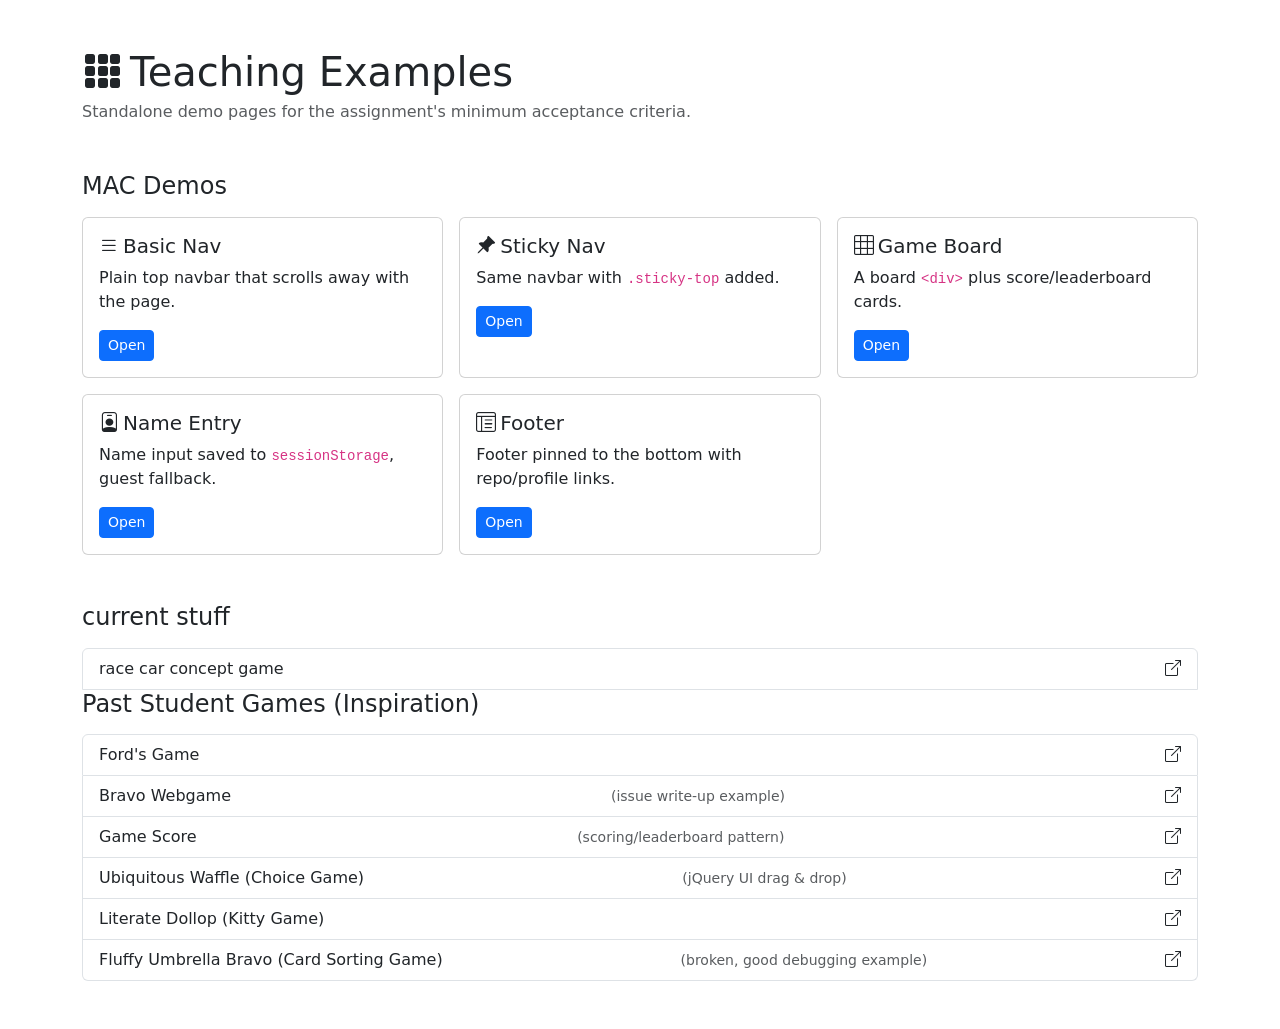
<file: index.html>
<!doctype html>
<html lang="en">
<head>
  <meta charset="UTF-8" />
  <meta name="viewport" content="width=device-width, initial-scale=1" />
  <title>Teaching Examples Dashboard</title>
  <link rel="stylesheet" href="assets/css/examples.css" />
</head>
<body>

  <div class="container py-5">
    <h1 class="mb-1"><i class="bi bi-grid-3x3-gap-fill me-2"></i>Teaching Examples</h1>
    <p class="text-muted mb-5">Standalone demo pages for the assignment's minimum acceptance criteria.</p>

    <h2 class="h4 mb-3">MAC Demos</h2>
    <div class="row row-cols-1 row-cols-md-3 g-3 mb-5">
      <div class="col">
        <div class="card h-100">
          <div class="card-body">
            <h3 class="card-title h5"><i class="bi bi-list me-1"></i>Basic Nav</h3>
            <p class="card-text">Plain top navbar that scrolls away with the page.</p>
            <a href="pages/nav.html" class="btn btn-sm btn-primary">Open</a>
          </div>
        </div>
      </div>
      <div class="col">
        <div class="card h-100">
          <div class="card-body">
            <h3 class="card-title h5"><i class="bi bi-pin-angle-fill me-1"></i>Sticky Nav</h3>
            <p class="card-text">Same navbar with <code>.sticky-top</code> added.</p>
            <a href="pages/nav-sticky.html" class="btn btn-sm btn-primary">Open</a>
          </div>
        </div>
      </div>
      <div class="col">
        <div class="card h-100">
          <div class="card-body">
            <h3 class="card-title h5"><i class="bi bi-grid-3x3 me-1"></i>Game Board</h3>
            <p class="card-text">A board <code>&lt;div&gt;</code> plus score/leaderboard cards.</p>
            <a href="pages/game-board.html" class="btn btn-sm btn-primary">Open</a>
          </div>
        </div>
      </div>
      <div class="col">
        <div class="card h-100">
          <div class="card-body">
            <h3 class="card-title h5"><i class="bi bi-person-badge me-1"></i>Name Entry</h3>
            <p class="card-text">Name input saved to <code>sessionStorage</code>, guest fallback.</p>
            <a href="pages/name-entry.html" class="btn btn-sm btn-primary">Open</a>
          </div>
        </div>
      </div>
      <div class="col">
        <div class="card h-100">
          <div class="card-body">
            <h3 class="card-title h5"><i class="bi bi-layout-text-window-reverse me-1"></i>Footer</h3>
            <p class="card-text">Footer pinned to the bottom with repo/profile links.</p>
            <a href="pages/footer.html" class="btn btn-sm btn-primary">Open</a>
          </div>
        </div>
      </div>
    </div>

    <h2 class="h4 mb-3">current stuff</h2>
    <div class="list-group">
      <a class="list-group-item list-group-item-action d-flex justify-content-between align-items-center"
         href="pages/racecar.html">race car concept game
        <i class="bi bi-box-arrow-up-right"></i>
      </a>




    <h2 class="h4 mb-3">Past Student Games (Inspiration)</h2>
    <div class="list-group">
      <a class="list-group-item list-group-item-action d-flex justify-content-between align-items-center"
         href="https://github.com/barrycumbie/fords-game" target="_blank">
        Ford's Game
        <i class="bi bi-box-arrow-up-right"></i>
      </a>
      <a class="list-group-item list-group-item-action d-flex justify-content-between align-items-center"
         href="https://github.com/barrycumbie/bravo-webgame" target="_blank">
        Bravo Webgame <span class="text-muted small">(issue write-up example)</span>
        <i class="bi bi-box-arrow-up-right"></i>
      </a>
      <a class="list-group-item list-group-item-action d-flex justify-content-between align-items-center"
         href="https://github.com/barrycumbie/game-score" target="_blank">
        Game Score <span class="text-muted small">(scoring/leaderboard pattern)</span>
        <i class="bi bi-box-arrow-up-right"></i>
      </a>
      <a class="list-group-item list-group-item-action d-flex justify-content-between align-items-center"
         href="https://github.com/barrycumbie/ubiquitous-waffle-some-game" target="_blank">
        Ubiquitous Waffle (Choice Game) <span class="text-muted small">(jQuery UI drag &amp; drop)</span>
        <i class="bi bi-box-arrow-up-right"></i>
      </a>
      <a class="list-group-item list-group-item-action d-flex justify-content-between align-items-center"
         href="https://github.com/barrycumbie/literate-dollop-superGame" target="_blank">
        Literate Dollop (Kitty Game)
        <i class="bi bi-box-arrow-up-right"></i>
      </a>
      <a class="list-group-item list-group-item-action d-flex justify-content-between align-items-center"
         href="https://github.com/barrycumbie/fluffy-umbrella-bravo" target="_blank">
        Fluffy Umbrella Bravo (Card Sorting Game) <span class="text-muted small">(broken, good debugging example)</span>
        <i class="bi bi-box-arrow-up-right"></i>
      </a>
    </div>
  </div>

  <script src="https://cdn.jsdelivr.net/npm/bootstrap@5.3.3/dist/js/bootstrap.bundle.min.js"></script>
</body>
</html>
</file>
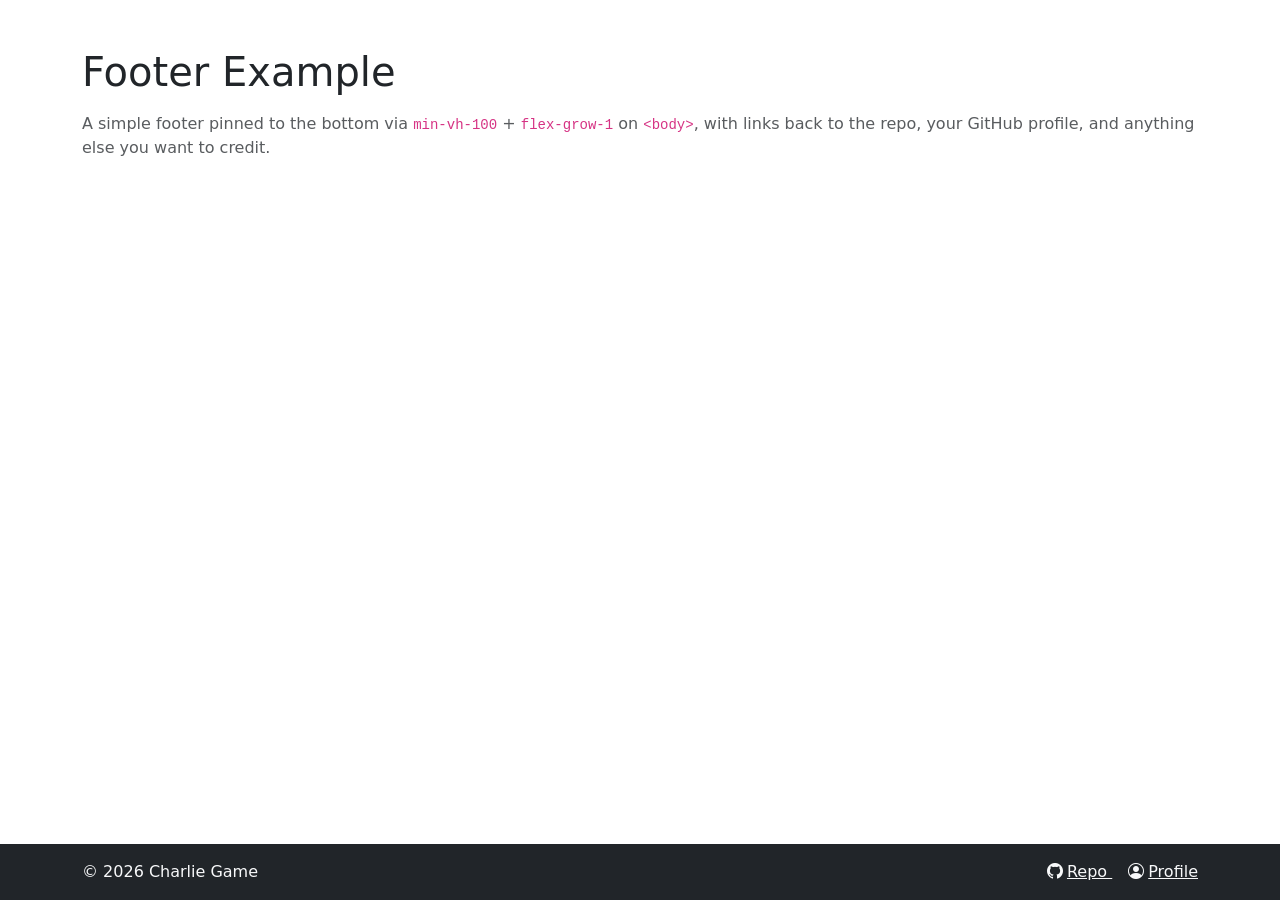
<file: pages/footer.html>
<!doctype html>
<html lang="en">
<head>
  <meta charset="UTF-8" />
  <meta name="viewport" content="width=device-width, initial-scale=1" />
  <title>Example: Footer</title>
  <link rel="stylesheet" href="../assets/css/examples.css" />
</head>
<body class="d-flex flex-column min-vh-100">

  <div class="container py-5 flex-grow-1">
    <h1 class="mb-3">Footer Example</h1>
    <p class="text-muted">
      A simple footer pinned to the bottom via <code>min-vh-100</code> +
      <code>flex-grow-1</code> on <code>&lt;body&gt;</code>, with links back to
      the repo, your GitHub profile, and anything else you want to credit.
    </p>
  </div>

  <!-- footer: swap these hrefs for your repo/profile links -->
  <footer class="bg-dark text-light py-3 mt-auto">
    <div class="container d-flex justify-content-between flex-wrap gap-2">
      <span>&copy; 2026 Charlie Game</span>
      <div>
        <a class="link-light me-3" href="https://github.com/barrycumbie/bookish-doodle-charlie-game" target="_blank">
          <i class="bi bi-github me-1"></i>Repo
        </a>
        <a class="link-light" href="https://github.com/barrycumbie" target="_blank">
          <i class="bi bi-person-circle me-1"></i>Profile
        </a>
      </div>
    </div>
  </footer>

  <script src="https://cdn.jsdelivr.net/npm/bootstrap@5.3.3/dist/js/bootstrap.bundle.min.js"></script>
</body>
</html>
</file>
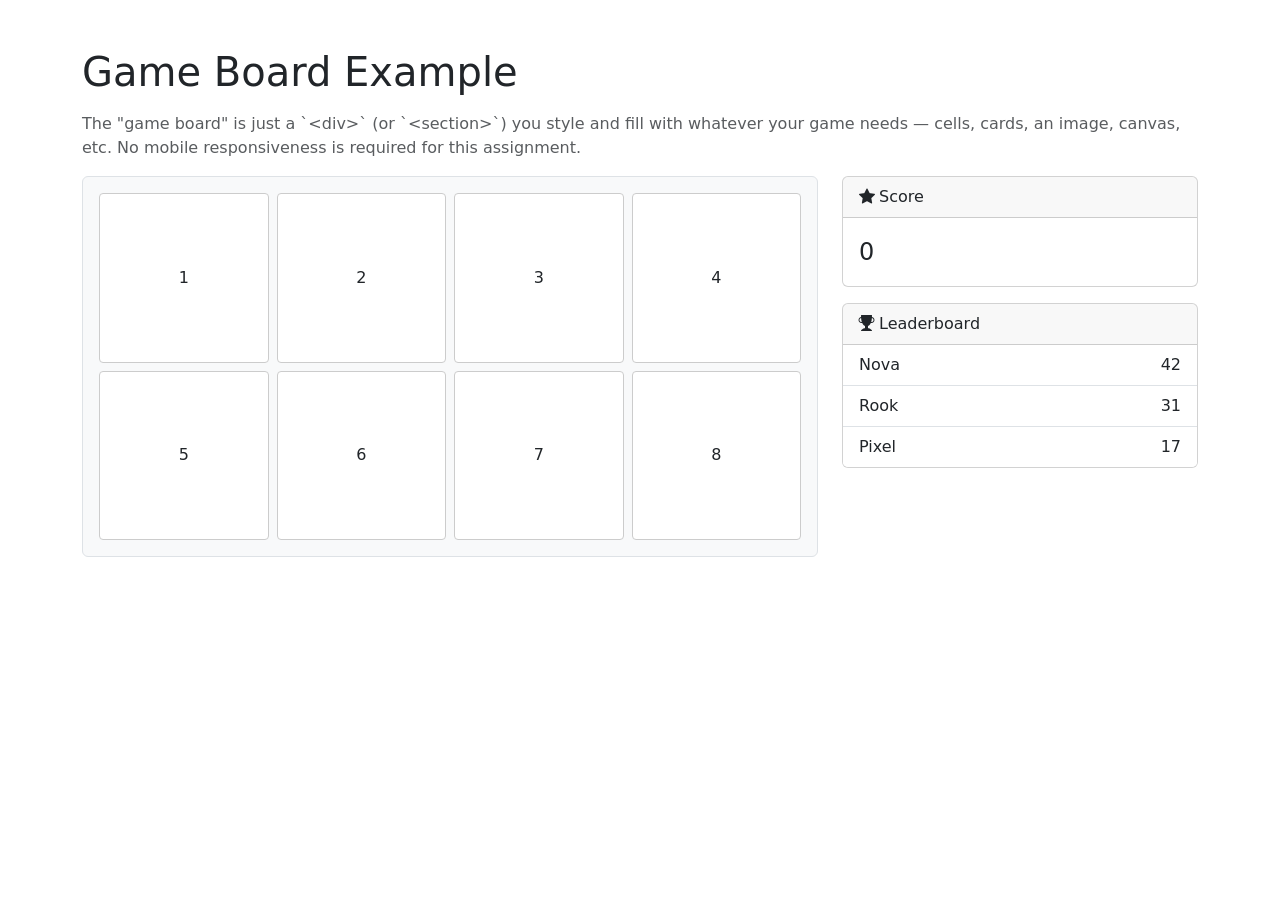
<file: pages/game-board.html>
<!doctype html>
<html lang="en">
<head>
  <meta charset="UTF-8" />
  <meta name="viewport" content="width=device-width, initial-scale=1" />
  <title>Example: Game Board</title>
  <link rel="stylesheet" href="../assets/css/examples.css" />
</head>
<body>

  <div class="container py-5">
    <h1 class="mb-3">Game Board Example</h1>
    <p class="text-muted">
      The "game board" is just a `&lt;div&gt;` (or `&lt;section&gt;`) you style and
      fill with whatever your game needs — cells, cards, an image, canvas, etc.
      No mobile responsiveness is required for this assignment.
    </p>

    <div class="row">
      <div class="col-8">
        <!-- the actual game board: swap this grid for your game's content -->
        <div id="gameBoard" class="border rounded p-3 bg-light">
          <div class="row row-cols-4 g-2">
            <div class="col"><div class="board-cell">1</div></div>
            <div class="col"><div class="board-cell">2</div></div>
            <div class="col"><div class="board-cell">3</div></div>
            <div class="col"><div class="board-cell">4</div></div>
            <div class="col"><div class="board-cell">5</div></div>
            <div class="col"><div class="board-cell">6</div></div>
            <div class="col"><div class="board-cell">7</div></div>
            <div class="col"><div class="board-cell">8</div></div>
          </div>
        </div>
      </div>

      <div class="col-4">
        <!-- score + leaderboard live beside/below the board -->
        <div class="card mb-3">
          <div class="card-header"><i class="bi bi-star-fill me-1"></i>Score</div>
          <div class="card-body"><p class="card-text fs-4 mb-0">0</p></div>
        </div>
        <div class="card">
          <div class="card-header"><i class="bi bi-trophy-fill me-1"></i>Leaderboard</div>
          <ul class="list-group list-group-flush">
            <li class="list-group-item d-flex justify-content-between">Nova <span>42</span></li>
            <li class="list-group-item d-flex justify-content-between">Rook <span>31</span></li>
            <li class="list-group-item d-flex justify-content-between">Pixel <span>17</span></li>
          </ul>
        </div>
      </div>
    </div>
  </div>

  <style>
    .board-cell {
      aspect-ratio: 1 / 1;
      display: flex;
      align-items: center;
      justify-content: center;
      background: #fff;
      border: 1px solid #ccc;
      border-radius: 0.25rem;
    }
  </style>

  <script src="https://cdn.jsdelivr.net/npm/bootstrap@5.3.3/dist/js/bootstrap.bundle.min.js"></script>
</body>
</html>
</file>
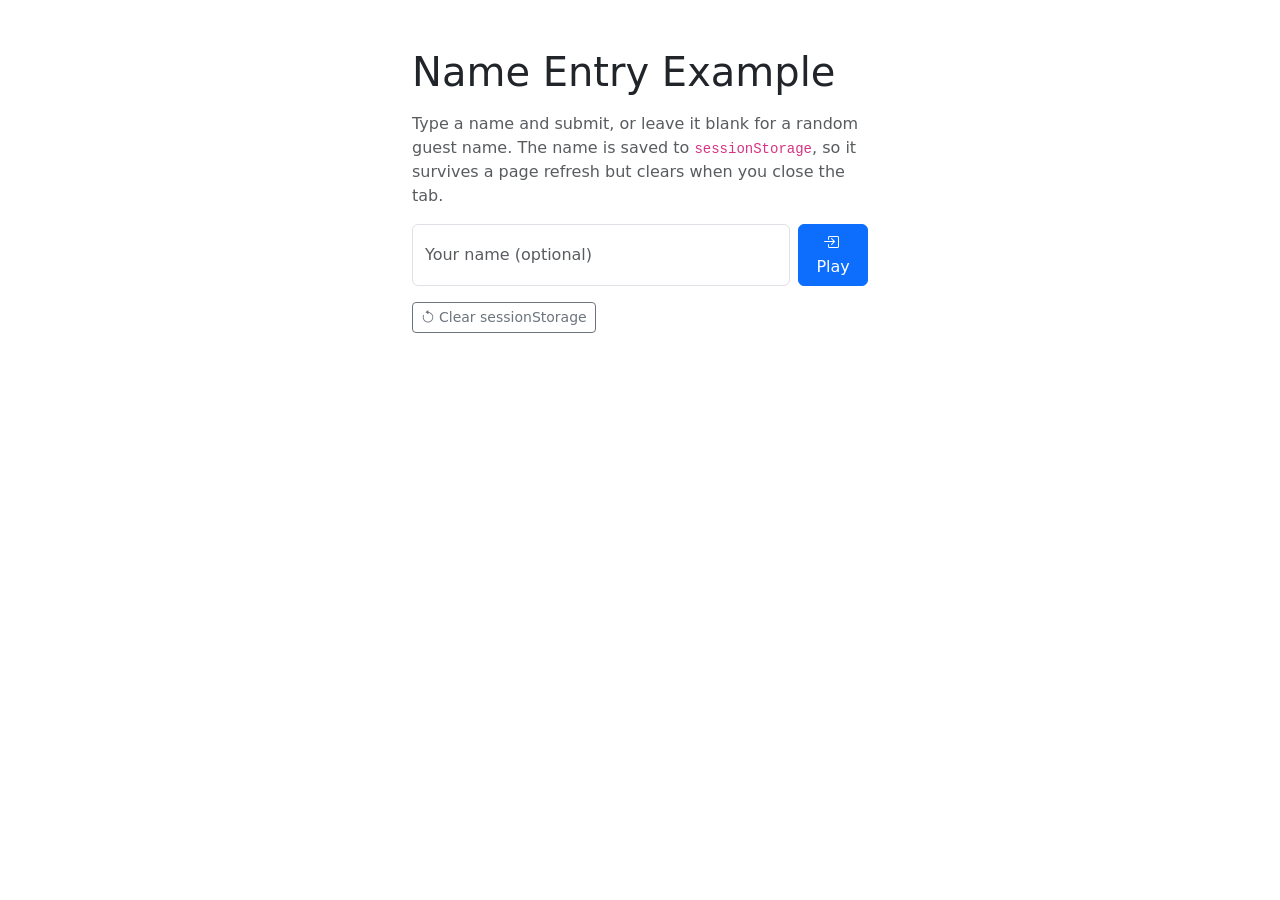
<file: pages/name-entry.html>
<!doctype html>
<html lang="en">
<head>
  <meta charset="UTF-8" />
  <meta name="viewport" content="width=device-width, initial-scale=1" />
  <title>Example: Name Entry + sessionStorage</title>
  <link rel="stylesheet" href="../assets/css/examples.css" />
</head>
<body>

  <div class="container py-5" style="max-width: 480px;">
    <h1 class="mb-3">Name Entry Example</h1>
    <p class="text-muted">
      Type a name and submit, or leave it blank for a random guest name.
      The name is saved to <code>sessionStorage</code>, so it survives a page
      refresh but clears when you close the tab.
    </p>

    <form id="nameForm" class="d-flex gap-2 mb-3">
      <input id="nameInput" type="text" class="form-control" placeholder="Your name (optional)" />
      <button type="submit" class="btn btn-primary">
        <i class="bi bi-box-arrow-in-right me-1"></i>Play
      </button>
    </form>

    <button id="clearBtn" class="btn btn-outline-secondary btn-sm mb-4">
      <i class="bi bi-arrow-counterclockwise me-1"></i>Clear sessionStorage
    </button>

    <p id="greeting" class="fs-4 fw-semibold"></p>
  </div>

  <script src="https://cdn.jsdelivr.net/npm/bootstrap@5.3.3/dist/js/bootstrap.bundle.min.js"></script>
  <script src="../assets/js/name-entry.js"></script>
</body>
</html>
</file>
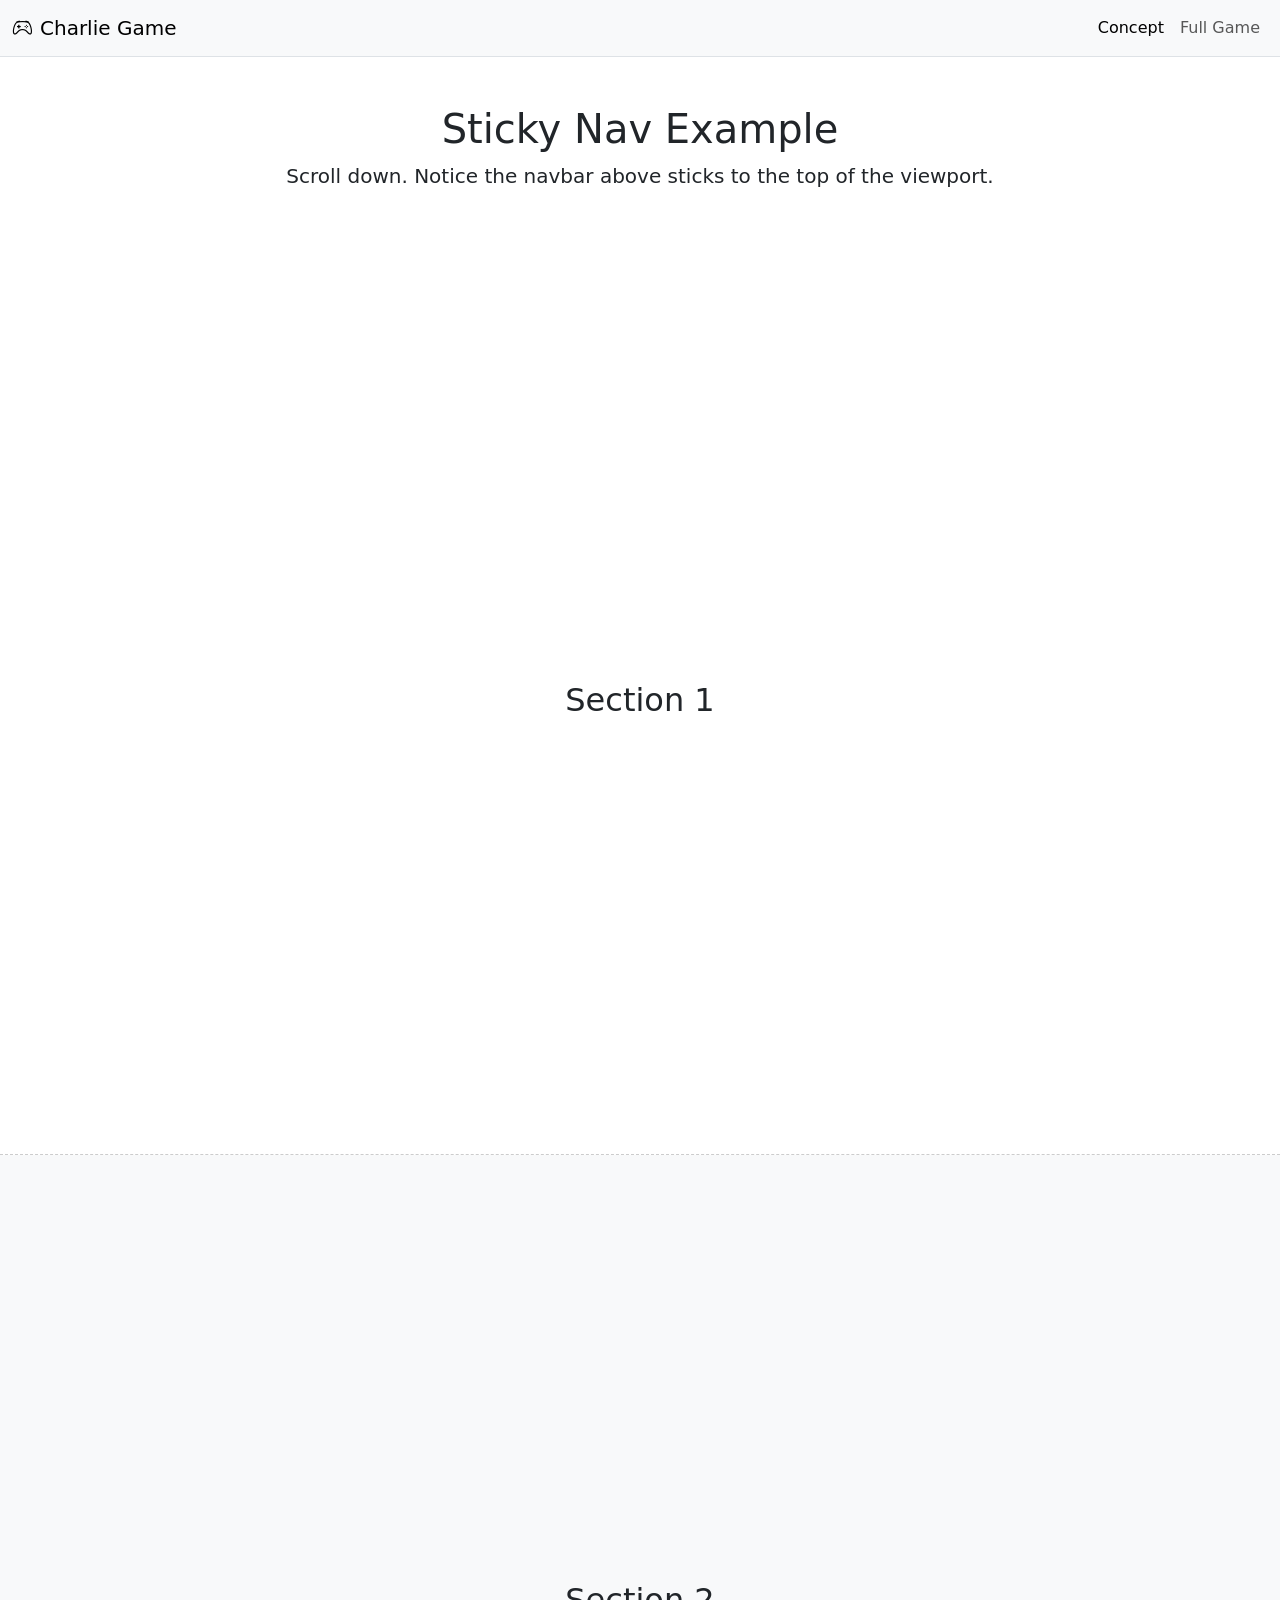
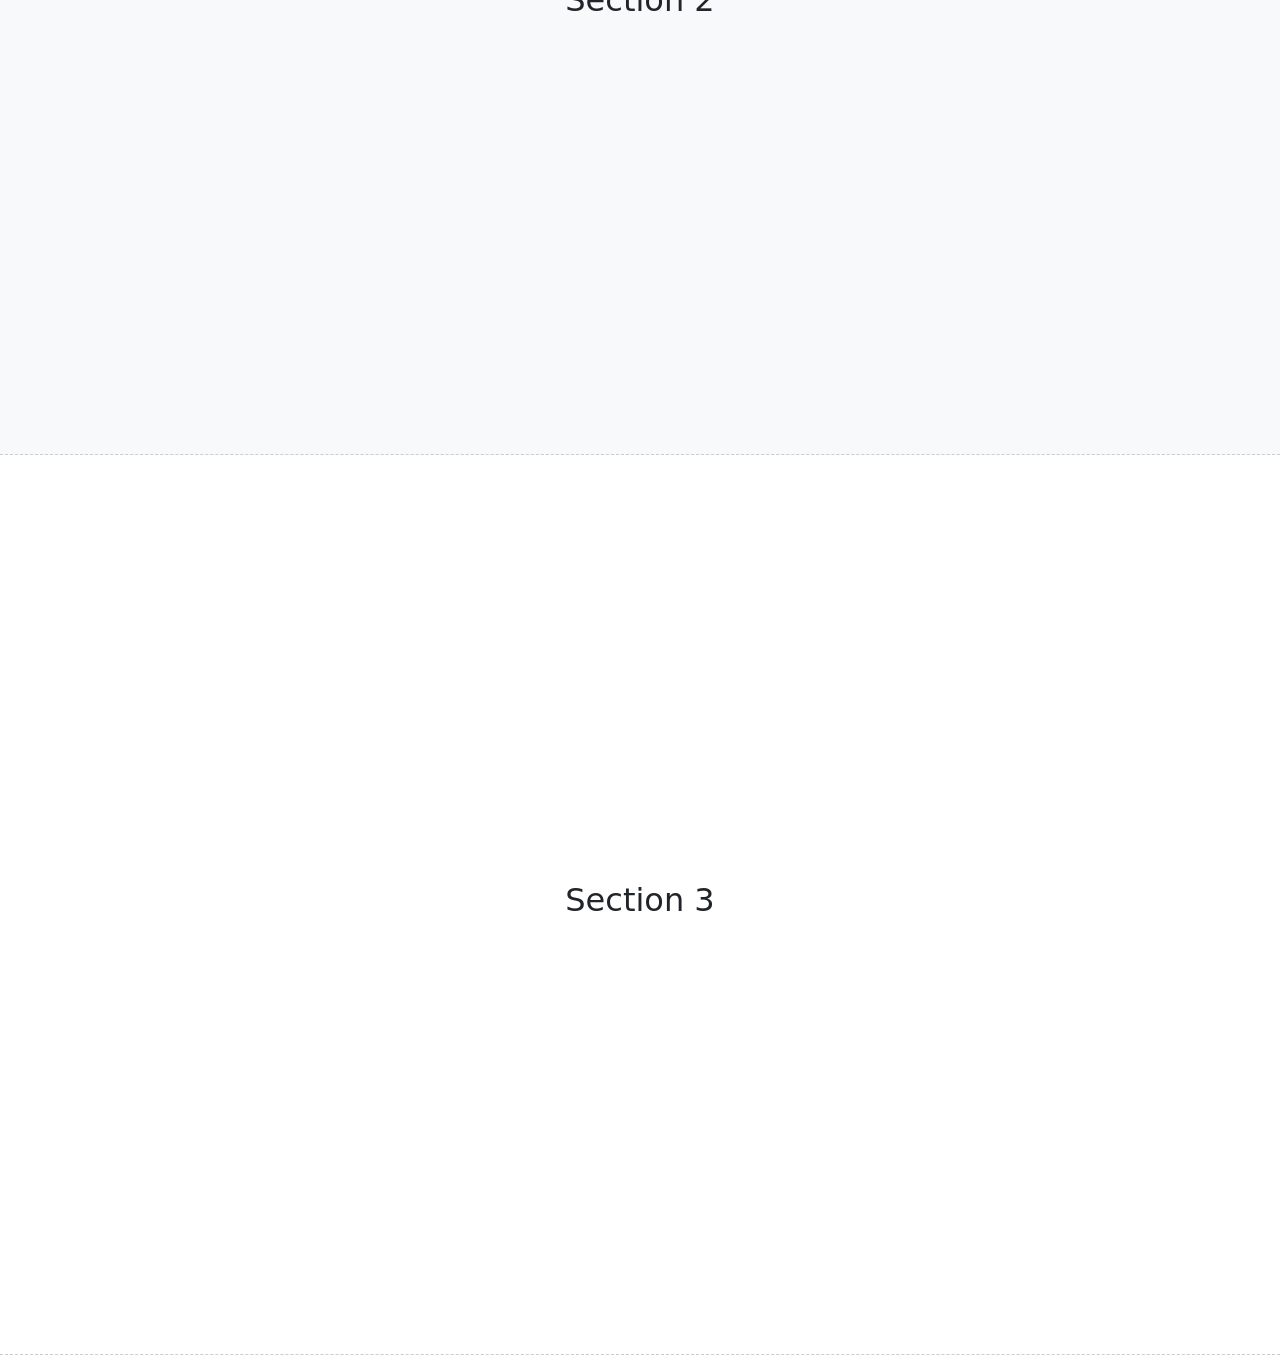
<file: pages/nav-sticky.html>
<!doctype html>
<html lang="en">
<head>
  <meta charset="UTF-8" />
  <meta name="viewport" content="width=device-width, initial-scale=1" />
  <title>Example: Sticky Top Nav</title>
  <link rel="stylesheet" href="../assets/css/examples.css" />
</head>
<body>

  <!--
    STICKY NAVBAR
    - Only difference from nav.html: .sticky-top is added to the <nav>.
    - .sticky-top uses position: sticky + top: 0, so it sticks once you scroll past it,
      but (unlike .fixed-top) it still takes up space in normal flow until then.
  -->
  <nav class="navbar navbar-expand-lg navbar-light bg-light border-bottom sticky-top">
    <div class="container-fluid">
      <a class="navbar-brand" href="#">
        <i class="bi bi-controller me-2"></i>Charlie Game
      </a>
      <button class="navbar-toggler" type="button" data-bs-toggle="collapse" data-bs-target="#navSticky">
        <span class="navbar-toggler-icon"></span>
      </button>
      <div class="collapse navbar-collapse" id="navSticky">
        <ul class="navbar-nav ms-auto">
          <li class="nav-item"><a class="nav-link active" href="#">Concept</a></li>
          <li class="nav-item"><a class="nav-link" href="#">Full Game</a></li>
        </ul>
      </div>
    </div>
  </nav>

  <main>
    <div class="container text-center py-5">
      <h1>Sticky Nav Example</h1>
      <p class="lead">Scroll down. Notice the navbar above sticks to the top of the viewport.</p>
    </div>

    <div class="filler-section"><h2>Section 1</h2></div>
    <div class="filler-section"><h2>Section 2</h2></div>
    <div class="filler-section"><h2>Section 3</h2></div>
  </main>

  <script src="https://cdn.jsdelivr.net/npm/bootstrap@5.3.3/dist/js/bootstrap.bundle.min.js"></script>
</body>
</html>
</file>
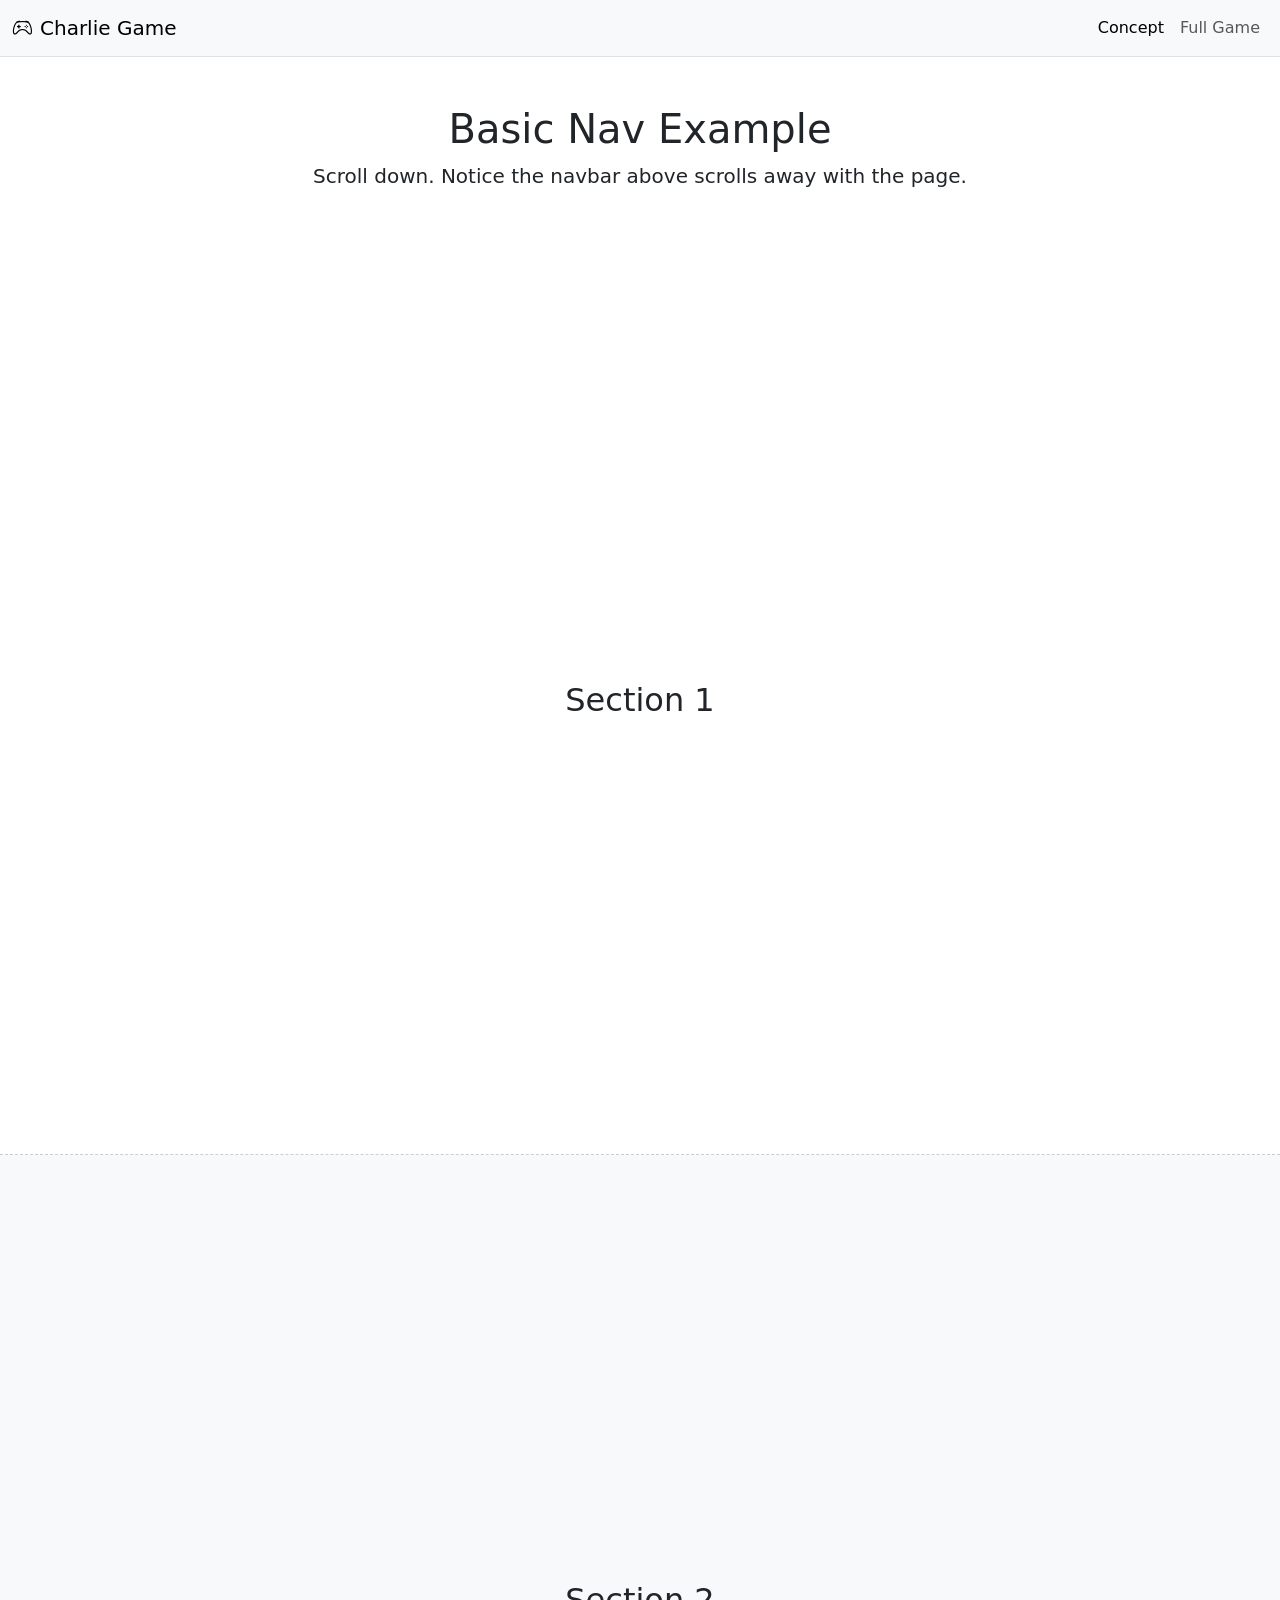
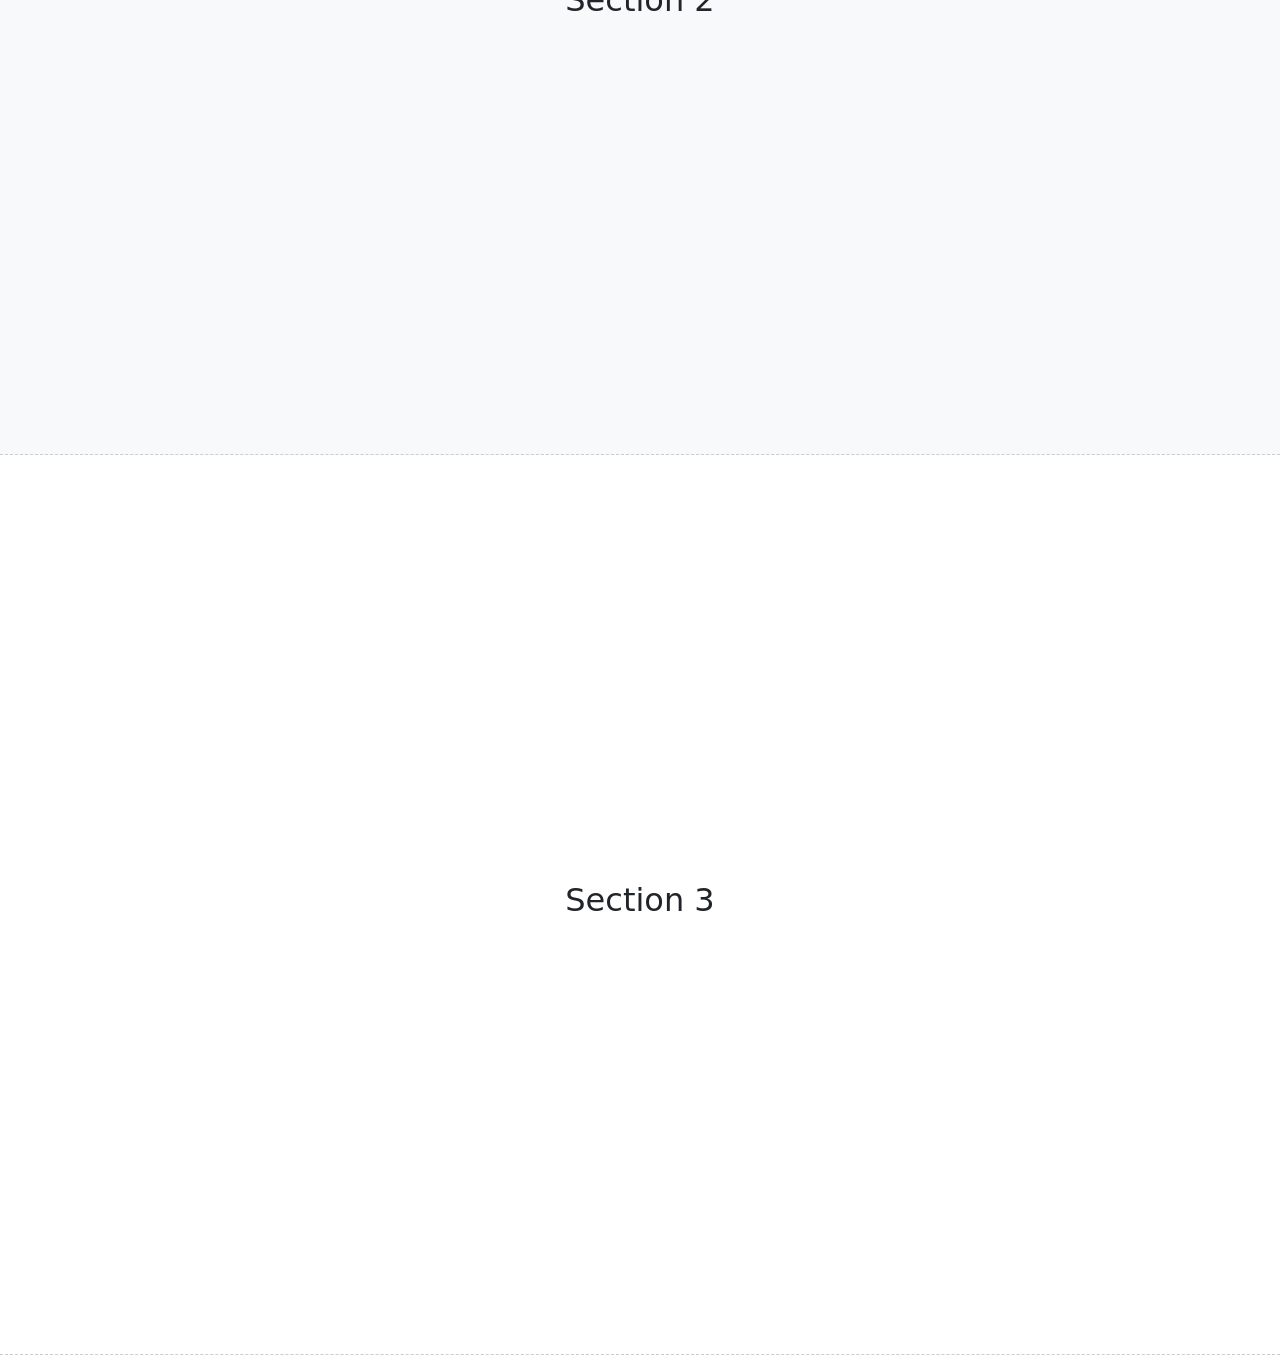
<file: pages/nav.html>
<!doctype html>
<html lang="en">
<head>
  <meta charset="UTF-8" />
  <meta name="viewport" content="width=device-width, initial-scale=1" />
  <title>Example: Basic Top Nav</title>
  <!-- BS5.3 pulled in via @import inside examples.css, per assignment note -->
  <link rel="stylesheet" href="../assets/css/examples.css" />
</head>
<body>

  <!--
    BASIC (non-sticky) NAVBAR
    - Scrolls away with the page, it's just a normal element in flow.
    - .navbar + .navbar-expand-lg + .navbar-light/.bg-light are the core BS5 classes.
    - .navbar-brand holds the icon + title.
  -->
  <nav class="navbar navbar-expand-lg navbar-light bg-light border-bottom">
    <div class="container-fluid">
      <a class="navbar-brand" href="#">
        <i class="bi bi-controller me-2"></i>Charlie Game
      </a>
      <button class="navbar-toggler" type="button" data-bs-toggle="collapse" data-bs-target="#navBasic">
        <span class="navbar-toggler-icon"></span>
      </button>
      <div class="collapse navbar-collapse" id="navBasic">
        <ul class="navbar-nav ms-auto">
          <li class="nav-item"><a class="nav-link active" href="#">Concept</a></li>
          <li class="nav-item"><a class="nav-link" href="#">Full Game</a></li>
        </ul>
      </div>
    </div>
  </nav>

  <main>
    <div class="container text-center py-5">
      <h1>Basic Nav Example</h1>
      <p class="lead">Scroll down. Notice the navbar above scrolls away with the page.</p>
    </div>

    <div class="filler-section"><h2>Section 1</h2></div>
    <div class="filler-section"><h2>Section 2</h2></div>
    <div class="filler-section"><h2>Section 3</h2></div>
  </main>

  <!-- BS5 bundle (includes Popper) needed for the navbar toggler on small screens -->
  <script src="https://cdn.jsdelivr.net/npm/bootstrap@5.3.3/dist/js/bootstrap.bundle.min.js"></script>
</body>
</html>
</file>
<file: assets/css/examples.css>
/* Shared styles for the standalone teaching examples. */
@import url("https://cdn.jsdelivr.net/npm/bootstrap@5.3.3/dist/css/bootstrap.min.css");
@import url("https://cdn.jsdelivr.net/npm/bootstrap-icons@1.11.3/font/bootstrap-icons.min.css");

body {
  font-family: system-ui, sans-serif;
}

/* tall filler section so students can actually scroll and see nav behavior */
.filler-section {
  height: 100vh;
  display: flex;
  align-items: center;
  justify-content: center;
  border-bottom: 1px dashed #ccc;
}

.filler-section:nth-child(odd) {
  background-color: #f8f9fa;
}
</file>
